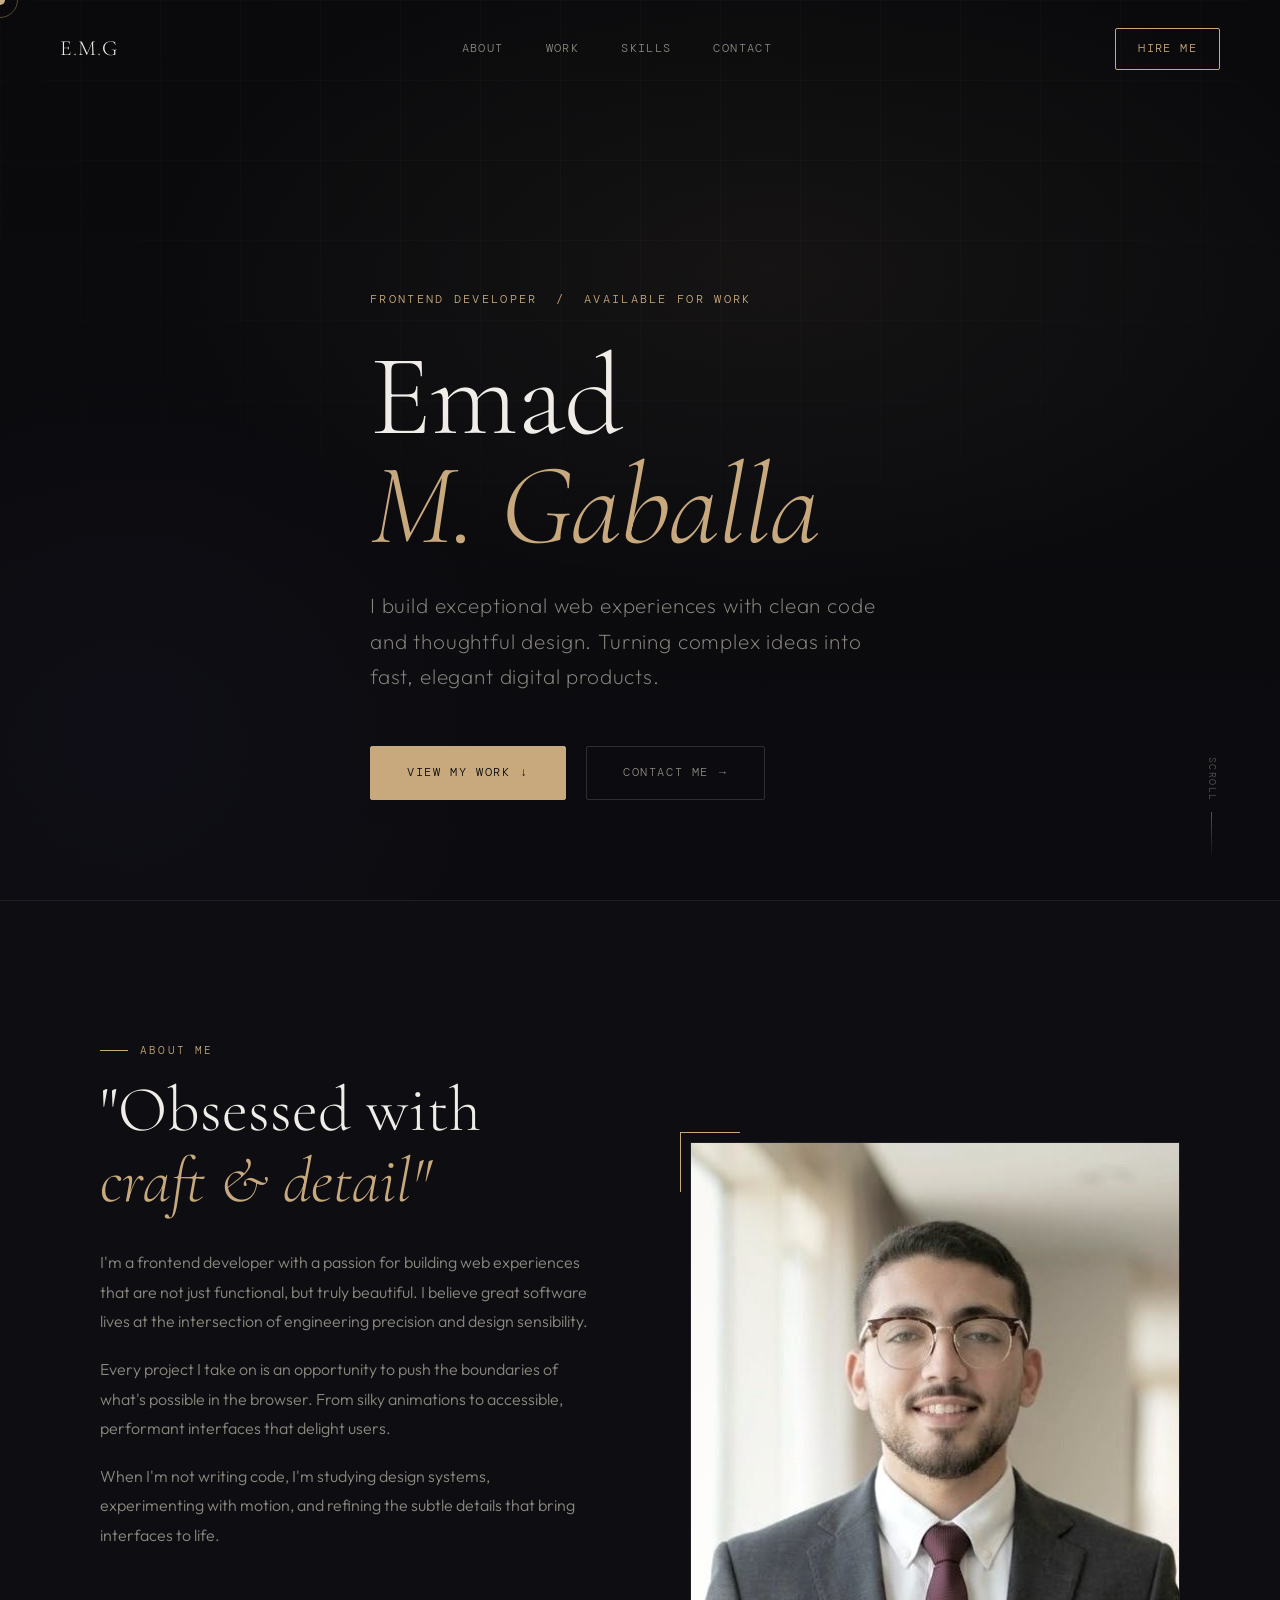
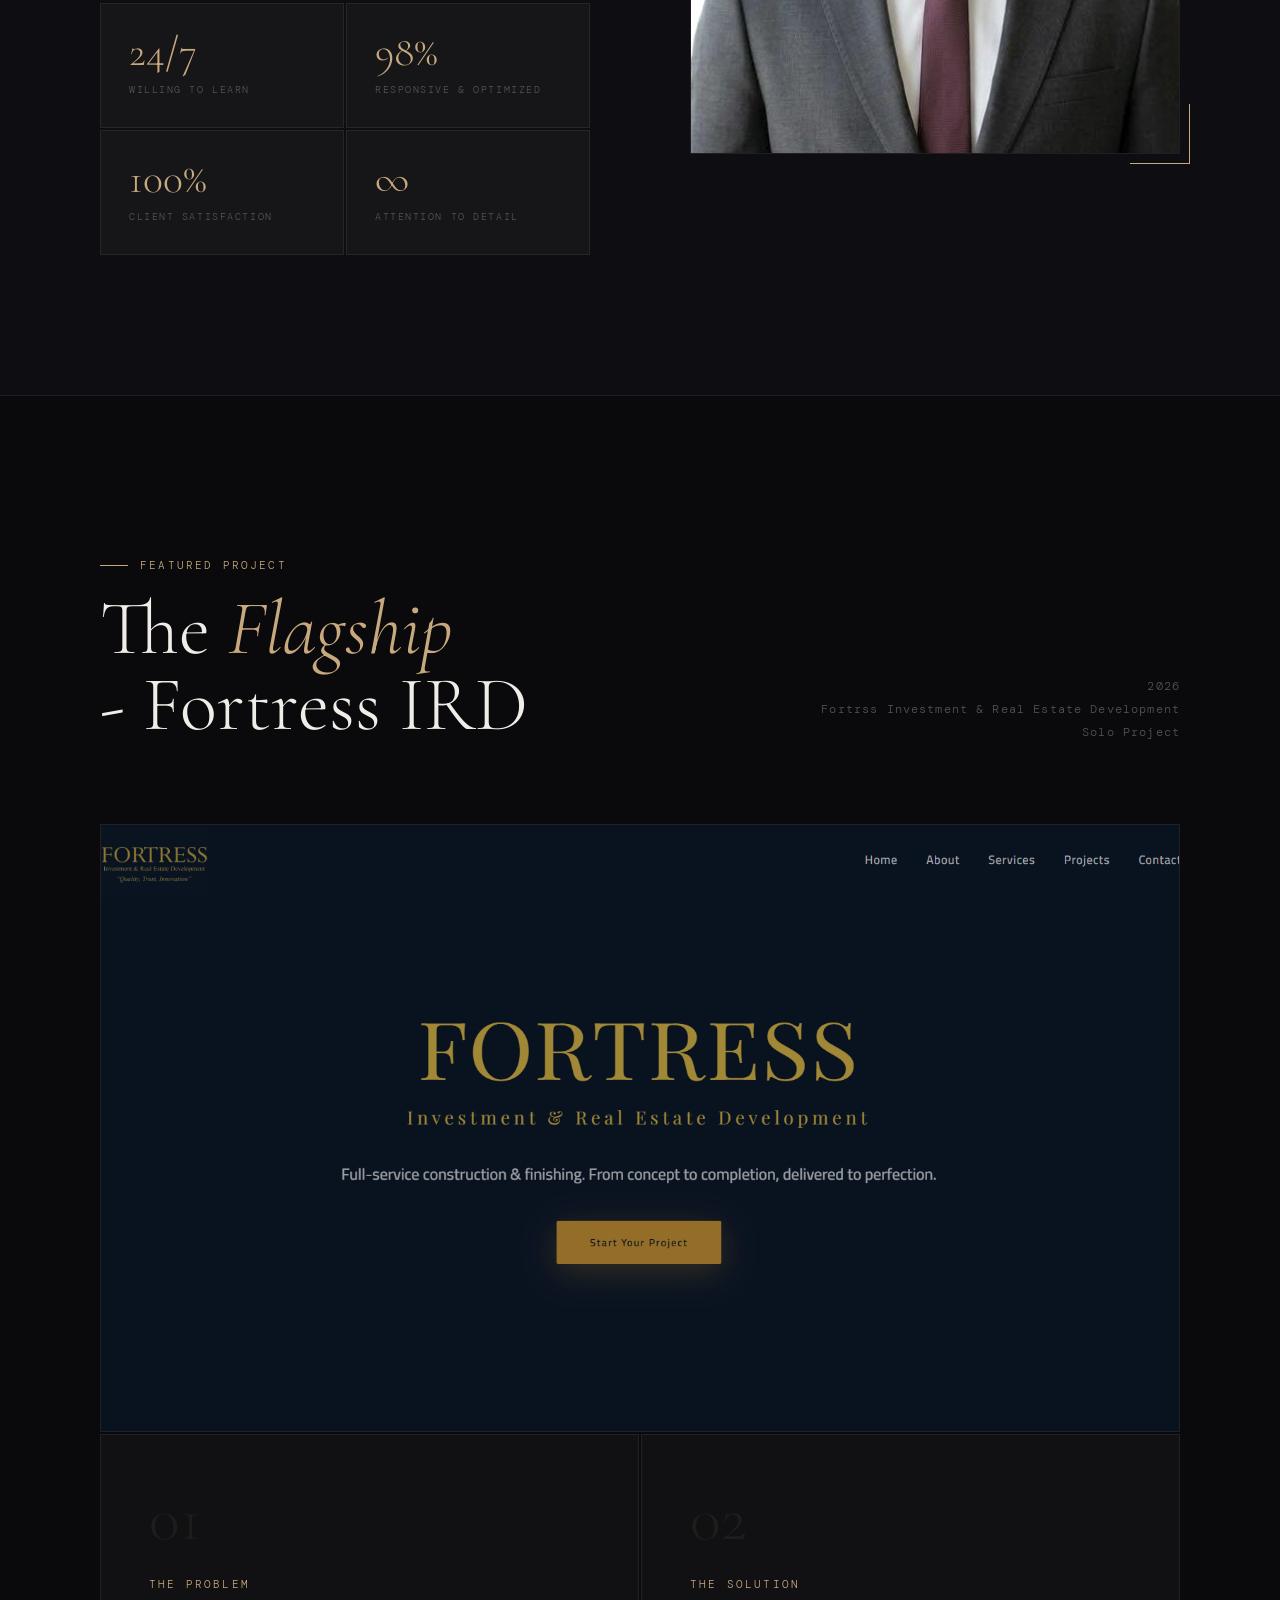
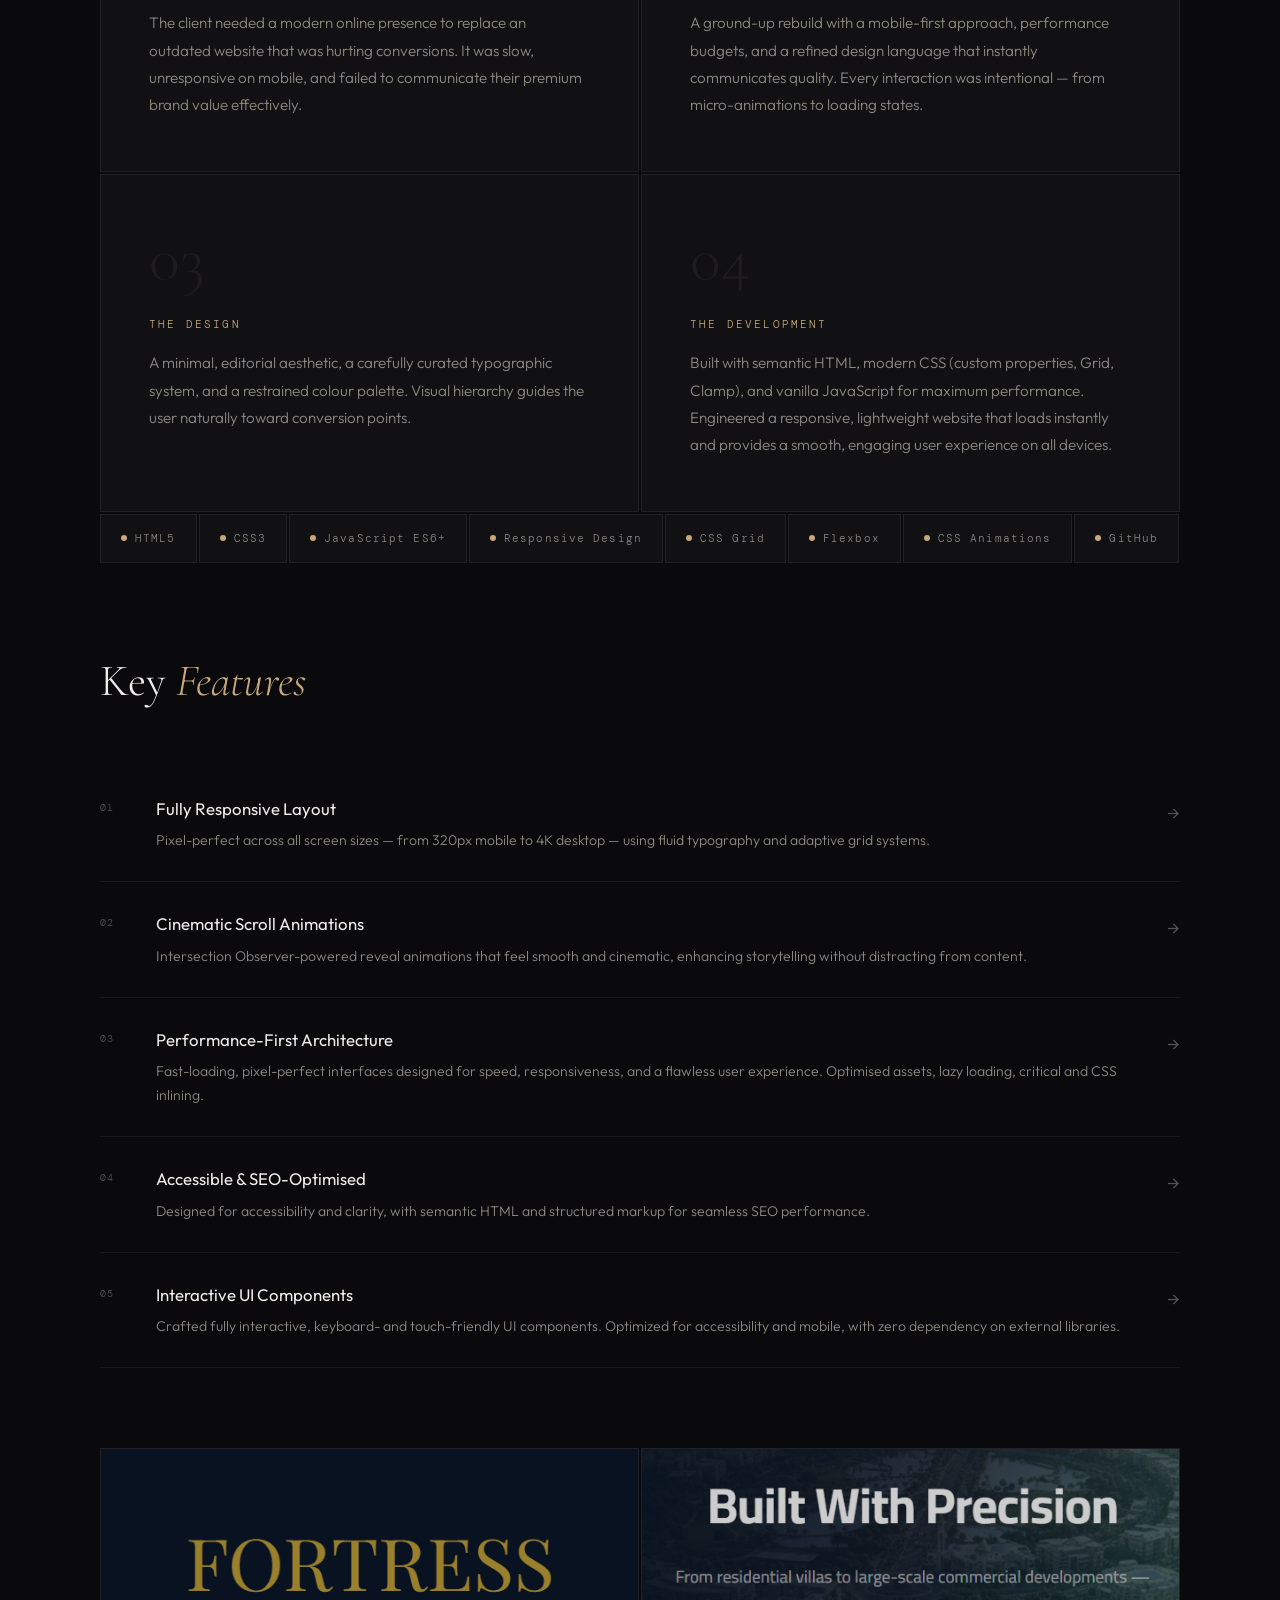
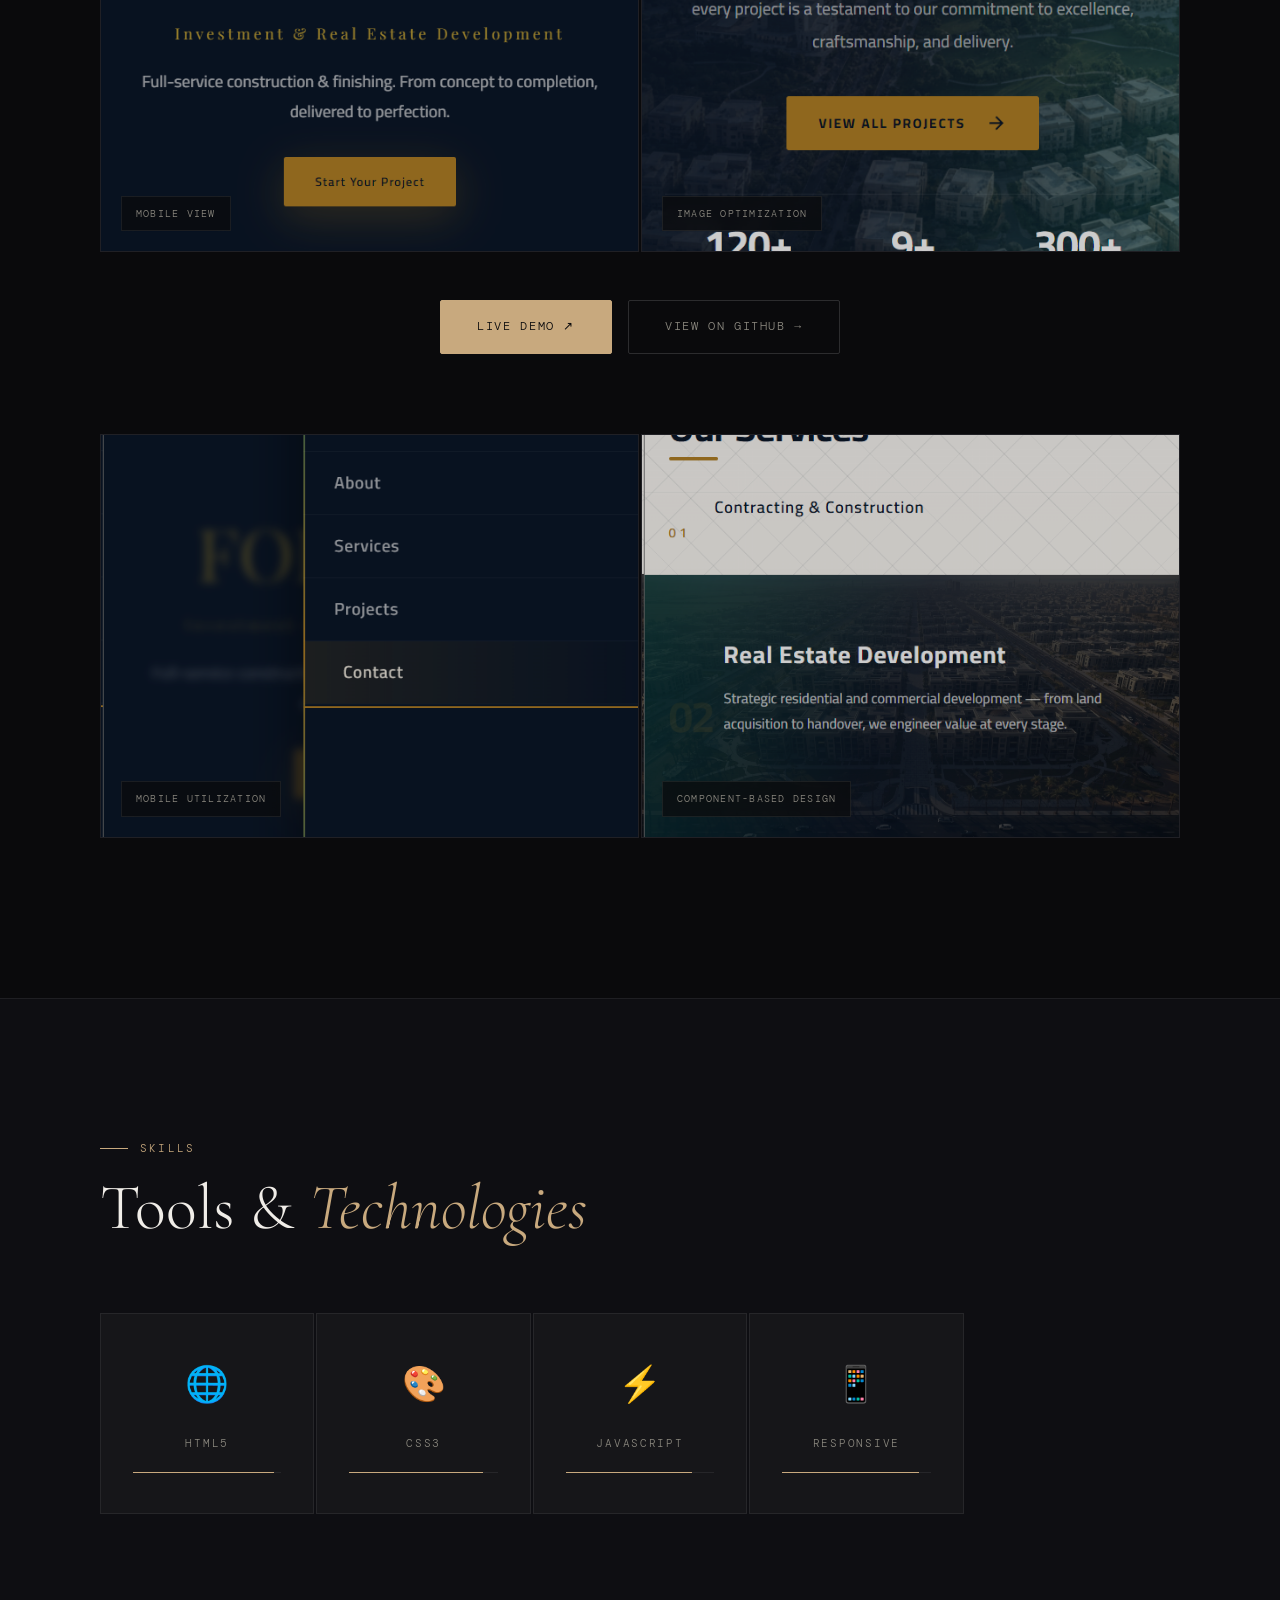
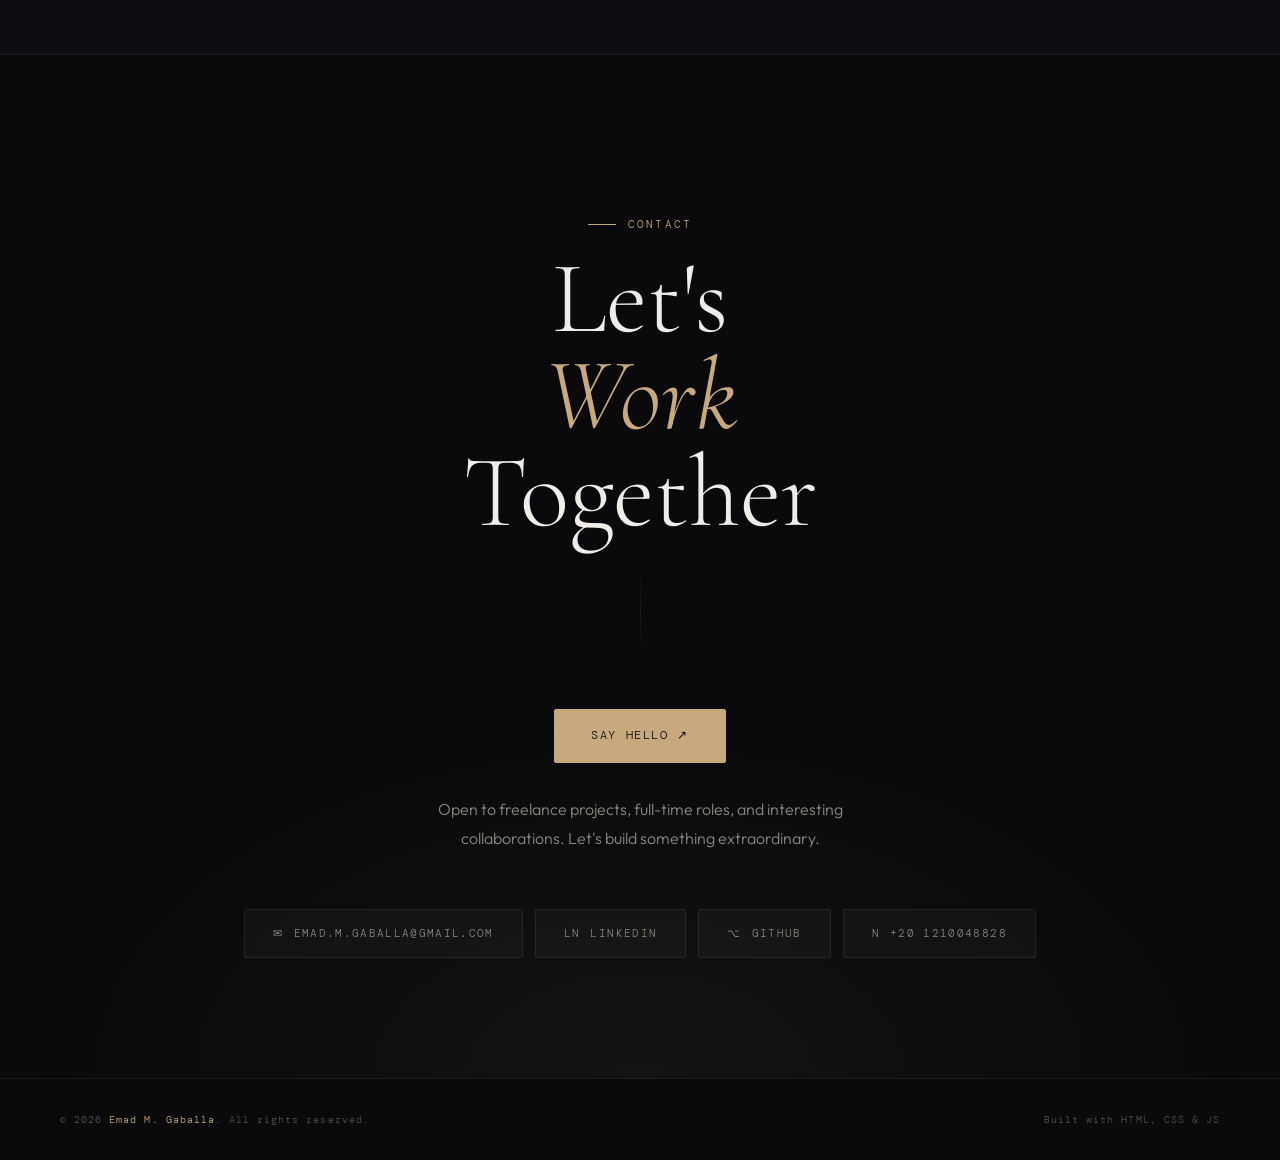
<file: index.html>
<!DOCTYPE html>
<html lang="en">

<head>
  <meta charset="UTF-8">
  <meta name="viewport" content="width=device-width, initial-scale=1.0">
  <meta name="description"
    content="Emad M. Gaballa – Frontend Developer crafting premium web experiences with elegant code and cinematic design.">
  <meta name="keywords" content="frontend developer, web developer, portfolio, HTML, CSS, JavaScript">
  <title>Emad M. Gaballa — Frontend Developer</title>

  <!-- Favicon -->
  <link rel="icon" href="photos/favicon/favicon.ico" sizes="any">
  <link rel="icon" type="image/png" sizes="32x32" href="photos/favicon/favicon-32x32.png">
  <link rel="icon" type="image/png" sizes="16x16" href="photos/favicon/favicon-16x16.png">
  <link rel="apple-touch-icon" sizes="180x180" href="photos/favicon/apple-touch-icon.png">
  <link rel="manifest" href="photos/favicon/site.webmanifest">
  <link rel="icon" type="image/png" sizes="192x192" href="photos/favicon/android-chrome-192x192.png">
  <link rel="icon" type="image/png" sizes="512x512" href="photos/favicon/android-chrome-512x512.png">

  <link rel="preconnect" href="https://fonts.googleapis.com">
  <link rel="preconnect" href="https://fonts.gstatic.com" crossorigin>
  <link
    href="https://fonts.googleapis.com/css2?family=Cormorant+Garamond:ital,wght@0,300;0,400;0,600;1,300&family=DM+Mono:wght@300;400&family=Outfit:wght@200;300;400;500&display=swap"
    rel="stylesheet">
  <link rel="stylesheet" href="style.css">
</head>

<body>

  <div id="cursor"></div>
  <div id="cursor-ring"></div>

  <nav id="nav">
    <a href="#hero" class="nav-logo">E<span>.</span>M<span>.</span>G</a>
    <div class="nav-links">
      <a href="#about">About</a>
      <a href="#project">Work</a>
      <a href="#skills">Skills</a>
      <a href="#contact">Contact</a>
    </div>
    <a href="https://wa.me/201210048828" target="_blank" class="nav-cta">Hire Me</a>
    <div class="hamburger" id="hamburger" aria-label="Menu">
      <span></span><span></span>
    </div>
  </nav>

  <!-- script.js handles navigation -->
  <div class="mobile-menu" id="mobile-menu">
    <a href="#about">About</a>
    <a href="#project">Work</a>
    <a href="#skills">Skills</a>
    <a href="#contact">Contact</a>
  </div>

  <section id="hero">
    <div class="hero-bg"></div>
    <div class="hero-grid"></div>
    <div class="container hero-content">
      <p class="hero-tag">Frontend Developer &nbsp;/&nbsp; Available for work</p>
      <h1 class="hero-name">
        Emad<br><em>M. Gaballa</em>
      </h1>
      <p class="hero-role">
        I build exceptional web experiences with clean code and thoughtful design. Turning complex ideas into fast,
        elegant digital products.
      </p>
      <div class="hero-ctas">
        <a href="#project" class="btn-primary">
          <span>View My Work</span>
          <span>↓</span>
        </a>
        <a href="#contact" class="btn-secondary">
          <span>Contact Me</span>
          <span>→</span>
        </a>
      </div>
    </div>
    <div class="hero-scroll">Scroll</div>
  </section>

  <section id="about">
    <div class="container">
      <div class="about-grid">
        <div>
          <div class="section-label reveal">About Me</div>
          <h2 class="about-heading reveal reveal-delay-1">
            "Obsessed with<br><em>craft &amp; detail"</em>
          </h2>
          <div class="about-body reveal reveal-delay-2">
            <p>
              I'm a frontend developer with a passion for building web experiences that are not just functional, but
              truly beautiful. I believe great software lives at the intersection of engineering precision and design
              sensibility.
            </p>
            <p>
              Every project I take on is an opportunity to push the boundaries of what's possible in the browser. From
              silky animations to accessible, performant interfaces that delight users.
            </p>
            <p>
              When I'm not writing code, I'm studying design systems, experimenting with motion, and refining the subtle
              details that bring interfaces to life.
            </p>
          </div>
          <div class="about-stats reveal reveal-delay-3">
            <div class="stat-card">
              <div class="stat-num">24/7</div>
              <div class="stat-label">Willing To Learn</div>
            </div>
            <div class="stat-card">
              <div class="stat-num">98%</div>
              <div class="stat-label">Responsive & Optimized</div>
            </div>
            <div class="stat-card">
              <div class="stat-num">100%</div>
              <div class="stat-label">Client Satisfaction</div>
            </div>
            <div class="stat-card">
              <div class="stat-num">∞</div>
              <div class="stat-label">Attention to Detail</div>
            </div>
          </div>
        </div>
        <div class="about-visual reveal-right">
          <div class="about-image-wrap">
            <img src="photos/14.png" alt="Emad Gaballa — Frontend Developer" loading="lazy">
          </div>
          <div class="about-corner tl"></div>
          <div class="about-corner br"></div>
        </div>
      </div>
    </div>
  </section>

  <section id="project">
    <div class="container">
      <div class="project-intro">
        <div class="project-intro-text">
          <div class="section-label reveal">Featured Project</div>
          <h2 class="project-heading reveal reveal-delay-1">
            The <em>Flagship</em><br>- Fortress IRD
          </h2>
        </div>
        <div class="project-intro-meta reveal reveal-delay-2">
          <div>2026</div>
          <div>Fortrss Investment &amp; Real Estate Development</div>
          <div>Solo Project</div>
        </div>
      </div>

      <div class="project-hero reveal">
        <img src="photos/2.png" alt="Project screenshot — main view" loading="lazy">
        <div class="project-overlay">
          <div class="project-overlay-links">
            <a href="https://emadgaballa.github.io/Fortress-IRD/" class="overlay-btn accent" target="_blank"
              rel="noopener">Live Demo ↗</a>
            <a href="https://github.com/EmadGaballa/Fortress-IRD.git" class="overlay-btn" target="_blank"
              rel="noopener">GitHub →</a>
          </div>
        </div>
      </div>

      <div class="case-grid">
        <div class="case-card reveal">
          <div class="case-number">01</div>
          <div class="case-title">The Problem</div>
          <p class="case-text">
            The client needed a modern online presence to replace an outdated website that was hurting conversions. It
            was slow, unresponsive on mobile, and failed to communicate their premium brand value effectively.
          </p>
        </div>
        <div class="case-card reveal reveal-delay-1">
          <div class="case-number">02</div>
          <div class="case-title">The Solution</div>
          <p class="case-text">
            A ground-up rebuild with a mobile-first approach, performance budgets, and a refined design language that
            instantly communicates quality. Every interaction was intentional — from micro-animations to loading states.
          </p>
        </div>
        <div class="case-card reveal reveal-delay-1">
          <div class="case-number">03</div>
          <div class="case-title">The Design</div>
          <p class="case-text">
            A minimal, editorial aesthetic, a carefully curated typographic system, and a
            restrained colour palette. Visual hierarchy guides the user naturally toward conversion points.
          </p>
        </div>
        <div class="case-card reveal reveal-delay-2">
          <div class="case-number">04</div>
          <div class="case-title">The Development</div>
          <p class="case-text">
            Built with semantic HTML, modern CSS (custom properties, Grid, Clamp), and vanilla JavaScript for maximum
            performance. Engineered a responsive, lightweight website that loads instantly and provides a smooth,
            engaging user experience on all devices.
          </p>
        </div>
      </div>

      <div class="tech-row reveal" style="margin-top:2px;">
        <div class="tech-tag"><span class="tech-dot"></span>HTML5</div>
        <div class="tech-tag"><span class="tech-dot"></span>CSS3</div>
        <div class="tech-tag"><span class="tech-dot"></span>JavaScript ES6+</div>
        <div class="tech-tag"><span class="tech-dot"></span>Responsive Design</div>
        <div class="tech-tag"><span class="tech-dot"></span>CSS Grid</div>
        <div class="tech-tag"><span class="tech-dot"></span>Flexbox</div>
        <div class="tech-tag"><span class="tech-dot"></span>CSS Animations</div>
        <div class="tech-tag"><span class="tech-dot"></span>GitHub</div>
      </div>

      <div style="margin-top:80px;">
        <h3 class="features-heading reveal">
          Key <em>Features</em>
        </h3>
        <ul class="features-list">
          <li class="feature-item reveal">
            <span class="feature-num">01</span>
            <div>
              <div class="feature-name">Fully Responsive Layout</div>
              <div class="feature-desc">Pixel-perfect across all screen sizes — from 320px mobile to 4K desktop — using
                fluid typography and adaptive grid systems.</div>
            </div>
            <span class="feature-arrow">→</span>
          </li>
          <li class="feature-item reveal reveal-delay-1">
            <span class="feature-num">02</span>
            <div>
              <div class="feature-name">Cinematic Scroll Animations</div>
              <div class="feature-desc">Intersection Observer-powered reveal animations that feel smooth and cinematic,
                enhancing storytelling without distracting from content.</div>
            </div>
            <span class="feature-arrow">→</span>
          </li>
          <li class="feature-item reveal reveal-delay-2">
            <span class="feature-num">03</span>
            <div>
              <div class="feature-name">Performance-First Architecture</div>
              <div class="feature-desc">Fast-loading, pixel-perfect interfaces designed for speed, responsiveness, and a
                flawless user experience. Optimised assets, lazy loading, critical
                and CSS inlining.</div>
            </div>
            <span class="feature-arrow">→</span>
          </li>
          <li class="feature-item reveal reveal-delay-3">
            <span class="feature-num">04</span>
            <div>
              <div class="feature-name">Accessible &amp; SEO-Optimised</div>
              <div class="feature-desc">Designed for accessibility and clarity, with semantic HTML and structured markup
                for seamless SEO performance.</div>
            </div>
            <span class="feature-arrow">→</span>
          </li>
          <li class="feature-item reveal reveal-delay-4">
            <span class="feature-num">05</span>
            <div>
              <div class="feature-name">Interactive UI Components</div>
              <div class="feature-desc">Crafted fully interactive, keyboard- and touch-friendly UI components. Optimized
                for accessibility and mobile, with zero dependency on external libraries.</div>
            </div>
            <span class="feature-arrow">→</span>
          </li>
        </ul>
      </div>

      <div class="screenshots-row">
        <div class="screenshot-card reveal reveal-delay-1">
          <img src="photos/6.png" alt="Mobile responsive view" loading="lazy">
          <div class="screenshot-label">Mobile View</div>
        </div>
        <div class="screenshot-card reveal reveal-delay-2">
          <img src="photos/9.png" alt="UI components detail" loading="lazy">
          <div class="screenshot-label">Image Optimization</div>
        </div>
      </div>

      <div style="display:flex;gap:16px;margin-top:48px;justify-content:center;" class="reveal">
        <a href="https://emadgaballa.github.io/Fortress-IRD/" class="btn-primary" target="_blank" rel="noopener">Live
          Demo ↗</a>
        <a href="https://github.com/EmadGaballa/Fortress-IRD.git" class="btn-secondary" target="_blank"
          rel="noopener">View on GitHub →</a>
      </div>

      <div class="screenshots-row">
        <div class="screenshot-card reveal reveal-delay-1">
          <img src="photos/8.png" alt="Mobile responsive view" loading="lazy">
          <div class="screenshot-label">Mobile Utilization</div>
        </div>
        <div class="screenshot-card reveal reveal-delay-2">
          <img src="photos/7.png" alt="UI components detail" loading="lazy">
          <div class="screenshot-label">Component-Based Design</div>
        </div>
      </div>

    </div>
  </section>

  <section id="skills">
    <div class="container">
      <div class="skills-header">
        <div>
          <div class="section-label reveal">Skills</div>
          <h2 class="skills-heading reveal reveal-delay-1">
            Tools &amp; <em>Technologies</em>
          </h2>
        </div>
      </div>
      <div class="skills-grid">
        <div class="skill-card reveal" data-level="95">
          <div class="skill-icon">🌐</div>
          <div class="skill-name">HTML5</div>
          <div class="skill-bar-wrap"><div class="skill-bar" style="width:0%"></div></div>
        </div>
        <div class="skill-card reveal reveal-delay-1" data-level="90">
          <div class="skill-icon">🎨</div>
          <div class="skill-name">CSS3</div>
          <div class="skill-bar-wrap"><div class="skill-bar" style="width:0%"></div></div>
        </div>
        <div class="skill-card reveal reveal-delay-2" data-level="85">
          <div class="skill-icon">⚡</div>
          <div class="skill-name">JavaScript</div>
          <div class="skill-bar-wrap"><div class="skill-bar" style="width:0%"></div></div>
        </div>
        <div class="skill-card reveal reveal-delay-3" data-level="92">
          <div class="skill-icon">📱</div>
          <div class="skill-name">Responsive</div>
          <div class="skill-bar-wrap"><div class="skill-bar" style="width:0%"></div></div>
        </div>
      </div>
    </div>
  </section>

  <section id="contact">
    <div class="contact-bg"></div>
    <div class="container">
      <div class="section-label contact-label reveal">Contact</div>
      <h2 class="contact-heading reveal reveal-delay-1">
        Let's<br><em>Work</em><br>Together
      </h2>
      <div class="contact-divider reveal reveal-delay-2"></div>
      <a href="https://wa.me/201210048828" target="_blank" class="btn-primary reveal reveal-delay-2"
        style="display:inline-flex;">
        Say Hello ↗
      </a>
      <p class="contact-sub reveal reveal-delay-3" style="margin-top:32px;">
        Open to freelance projects, full-time roles, and interesting collaborations. Let's build something
        extraordinary.
      </p>
      <div class="contact-links reveal reveal-delay-3">
        <a href="https://mail.google.com/mail/?view=cm&fs=1&to=emad.m.gaballa@gmail.com" target="_blank"
          class="contact-link">
          <span>✉</span> emad.m.gaballa@gmail.com
        </a>
        <a href="https://www.linkedin.com/in/emadgaballa/" class="contact-link" target="_blank" rel="noopener">
          <span>ln</span> LinkedIn
        </a>
        <a href="https://github.com/EmadGaballa" class="contact-link" target="_blank" rel="noopener">
          <span>⌥</span> GitHub
        </a>
        <a href="tel:+201210048828" class="contact-link" target="_blank" rel="noopener">
          <span>N</span> +20 1210048828
        </a>
      </div>
    </div>
  </section>

  <footer>
    <p class="footer-copy">© 2026 <span><a href="https://www.linkedin.com/in/emadgaballa/" target="_blank">Emad M.
          Gaballa</a></span>. All rights reserved.</p>
    <p class="footer-built">Built with HTML, CSS &amp; JS</p>
  </footer>

  <script src="script.js"></script>
</body>

</html>
</file>
<file: style.css>
:root {
  --bg:          #0a0a0c;
  --bg-2:        #0e0e12;
  --bg-card:     rgba(255,255,255,0.03);
  --border:      rgba(255,255,255,0.07);
  --border-glow: rgba(255,255,255,0.14);
  --accent:      #c8a97e;       /* warm gold */
  --accent-dim:  rgba(200,169,126,0.15);
  --accent-glow: rgba(200,169,126,0.08);
  --text-1:      #f0ede8;
  --text-2:      #8b887f;
  --text-3:      #555250;
  --font-serif:  'Cormorant Garamond', Georgia, serif;
  --font-sans:   'Outfit', sans-serif;
  --font-mono:   'DM Mono', monospace;
  --ease:        cubic-bezier(0.25, 0.1, 0.25, 1);
  --ease-out:    cubic-bezier(0.0, 0.0, 0.2, 1);
  --ease-spring: cubic-bezier(0.34, 1.56, 0.64, 1);
}

/* ============================================================
   RESET 
   ============================================================ */
*, *::before, *::after { box-sizing: border-box; margin: 0; padding: 0; }
html { scroll-behavior: smooth; font-size: 16px; }
body {
  background: var(--bg);
  color: var(--text-1);
  font-family: var(--font-sans);
  font-weight: 300;
  line-height: 1.7;
  overflow-x: hidden;
  cursor: none;
}
img { display: block; max-width: 100%; }
a { color: inherit; text-decoration: none; }
::selection { background: var(--accent); color: var(--bg); }

/* ============================================================
   CUSTOM CURSOR
   ============================================================ */
#cursor {
  position: fixed; z-index: 9999;
  width: 10px; height: 10px;
  background: var(--accent);
  border-radius: 50%;
  pointer-events: none;
  transform: translate(-50%, -50%);
  transition: transform 0.08s var(--ease), width 0.3s var(--ease-spring), height 0.3s var(--ease-spring), opacity 0.3s;
  mix-blend-mode: screen;
}
#cursor-ring {
  position: fixed; z-index: 9998;
  width: 36px; height: 36px;
  border: 1px solid rgba(200,169,126,0.4);
  border-radius: 50%;
  pointer-events: none;
  transform: translate(-50%, -50%);
  transition: transform 0.25s var(--ease), width 0.4s var(--ease-spring), height 0.4s var(--ease-spring), opacity 0.3s;
}
body:hover #cursor { opacity: 1; }
body .cursor-expand #cursor { width: 48px; height: 48px; opacity: 0.15; }
body .cursor-expand #cursor-ring { width: 12px; height: 12px; opacity: 0; }

/* ============================================================
   SCROLLBAR
   ============================================================ */
::-webkit-scrollbar { width: 3px; }
::-webkit-scrollbar-track { background: var(--bg); }
::-webkit-scrollbar-thumb { background: var(--accent); border-radius: 2px; }

/* ============================================================
   NOISE TEXTURE OVERLAY
   ============================================================ */
body::before {
  content: '';
  position: fixed; inset: 0; z-index: 0;
  background-image: url("data:image/svg+xml,%3Csvg viewBox='0 0 256 256' xmlns='http://www.w3.org/2000/svg'%3E%3Cfilter id='noise'%3E%3CfeTurbulence type='fractalNoise' baseFrequency='0.9' numOctaves='4' stitchTiles='stitch'/%3E%3C/filter%3E%3Crect width='100%25' height='100%25' filter='url(%23noise)' opacity='0.035'/%3E%3C/svg%3E");
  pointer-events: none;
  opacity: 0.6;
}

/* ============================================================
   NAV
   ============================================================ */
nav {
  position: fixed; top: 0; left: 0; right: 0; z-index: 100;
  display: flex; align-items: center; justify-content: space-between;
  padding: 28px 60px;
  transition: background 0.4s var(--ease), backdrop-filter 0.4s, padding 0.4s;
}
nav.scrolled {
  background: rgba(10,10,12,0.85);
  backdrop-filter: blur(20px) saturate(1.2);
  padding: 18px 60px;
  border-bottom: 1px solid var(--border);
}
.nav-logo {
  font-family: var(--font-serif);
  font-size: 1.35rem;
  font-weight: 300;
  letter-spacing: 0.05em;
  color: var(--text-1);
}
.nav-logo span { color: var(--accent); }
.nav-links { display: flex; gap: 42px; }
.nav-links a {
  font-family: var(--font-mono);
  font-size: 0.72rem;
  letter-spacing: 0.12em;
  text-transform: uppercase;
  color: var(--text-2);
  transition: color 0.3s;
  position: relative;
}
.nav-links a::after {
  content: '';
  position: absolute; bottom: -3px; left: 0; right: 100%;
  height: 1px; background: var(--accent);
  transition: right 0.3s var(--ease);
}
.nav-links a:hover { color: var(--text-1); }
.nav-links a:hover::after { right: 0; }
.nav-cta {
  font-family: var(--font-mono);
  font-size: 0.72rem;
  letter-spacing: 0.12em;
  text-transform: uppercase;
  color: var(--accent);
  border: 1px solid var(--accent);
  padding: 10px 22px;
  border-radius: 2px;
  transition: background 0.3s, color 0.3s;
}
.nav-cta:hover { background: var(--accent); color: var(--bg); }

/* hamburger */
.hamburger { display: none; flex-direction: column; gap: 5px; cursor: pointer; z-index: 200; }
.hamburger span { display: block; width: 24px; height: 1px; background: var(--text-1); transition: all 0.35s var(--ease); }
.mobile-menu {
  display: none;
  position: fixed; inset: 0; z-index: 150;
  background: rgba(10,10,12,0.97);
  backdrop-filter: blur(30px);
  flex-direction: column; align-items: center; justify-content: center; gap: 40px;
  opacity: 0; pointer-events: none;
  transition: opacity 0.4s;
}
.mobile-menu.open { opacity: 1; pointer-events: all; }
.mobile-menu a { font-family: var(--font-serif); font-size: 2.5rem; font-weight: 300; color: var(--text-1); transition: color 0.3s; }
.mobile-menu a:hover { color: var(--accent); }

/* ============================================================
   SECTION SHARED
   ============================================================ */
section { position: relative; z-index: 1; }
.section-label {
  font-family: var(--font-mono);
  font-size: 0.68rem;
  letter-spacing: 0.2em;
  text-transform: uppercase;
  color: var(--accent);
  margin-bottom: 16px;
  display: flex; align-items: center; gap: 12px;
}
.section-label::before {
  content: '';
  width: 28px; height: 1px;
  background: var(--accent);
  display: inline-block;
}
.container { max-width: 1200px; margin: 0 auto; padding: 0 60px; }
@media (max-width: 768px) { .container { padding: 0 24px; } }

/* ============================================================
   HERO
   ============================================================ */
#hero {
  min-height: 100vh;
  display: flex; flex-direction: column; justify-content: flex-end;
  padding-bottom: 100px;
  overflow: hidden;
  position: relative;
}
.hero-bg {
  position: absolute; inset: 0;
  background:
    radial-gradient(ellipse 80% 60% at 60% 30%, rgba(200,169,126,0.06) 0%, transparent 60%),
    radial-gradient(ellipse 60% 80% at 10% 80%, rgba(100,80,200,0.04) 0%, transparent 50%),
    linear-gradient(180deg, var(--bg) 0%, #0c0c10 100%);
}
/* Animated grid lines */
.hero-grid {
  position: absolute; inset: 0;
  background-image:
    linear-gradient(rgba(255,255,255,0.025) 1px, transparent 1px),
    linear-gradient(90deg, rgba(255,255,255,0.025) 1px, transparent 1px);
  background-size: 80px 80px;
  mask-image: radial-gradient(ellipse 80% 80% at 50% 0%, black 30%, transparent 100%);
  animation: grid-drift 25s linear infinite;
}
@keyframes grid-drift {
  from { transform: translateY(0); }
  to   { transform: translateY(80px); }
}
.hero-content { position: relative; z-index: 2; }
.hero-tag {
  font-family: var(--font-mono);
  font-size: 0.72rem;
  letter-spacing: 0.2em;
  text-transform: uppercase;
  color: var(--accent);
  margin-top: 100px;
  margin-bottom: 32px;
  opacity: 0;
  transform: translateY(16px);
  animation: rise 0.8s var(--ease-out) 0.3s forwards;
}
.hero-name {
  font-family: var(--font-serif);
  font-size: clamp(3.8rem, 9vw, 9rem);
  font-weight: 300;
  line-height: 0.95;
  letter-spacing: -0.01em;
  color: var(--text-1);
  opacity: 0;
  transform: translateY(24px);
  animation: rise 1s var(--ease-out) 0.5s forwards;
}
.hero-name em { font-style: italic; color: var(--accent); }
.hero-role {
  margin-top: 28px;
  font-family: var(--font-sans);
  font-size: clamp(1rem, 2vw, 1.3rem);
  font-weight: 200;
  color: var(--text-2);
  letter-spacing: 0.04em;
  max-width: 540px;
  opacity: 0;
  transform: translateY(16px);
  animation: rise 0.9s var(--ease-out) 0.75s forwards;
}
.hero-ctas {
  margin-top: 52px;
  display: flex; gap: 20px; flex-wrap: wrap;
  opacity: 0;
  animation: rise 0.9s var(--ease-out) 1s forwards;
}
.btn-primary {
  display: inline-flex; align-items: center; gap: 10px;
  padding: 16px 36px;
  background: var(--accent);
  color: var(--bg);
  font-family: var(--font-mono);
  font-size: 0.72rem;
  letter-spacing: 0.14em;
  text-transform: uppercase;
  border-radius: 2px;
  border: 1px solid var(--accent);
  cursor: pointer;
  transition: background 0.3s, transform 0.3s var(--ease-spring), box-shadow 0.3s;
}
.btn-primary:hover {
  background: transparent;
  color: var(--accent);
  transform: translateY(-2px);
  box-shadow: 0 12px 40px rgba(200,169,126,0.2);
}
.btn-secondary {
  display: inline-flex; align-items: center; gap: 10px;
  padding: 16px 36px;
  background: transparent;
  color: var(--text-2);
  font-family: var(--font-mono);
  font-size: 0.72rem;
  letter-spacing: 0.14em;
  text-transform: uppercase;
  border-radius: 2px;
  border: 1px solid var(--border-glow);
  cursor: pointer;
  transition: border-color 0.3s, color 0.3s, transform 0.3s var(--ease-spring);
}
.btn-secondary:hover {
  border-color: var(--text-2);
  color: var(--text-1);
  transform: translateY(-2px);
}
.hero-scroll {
  position: absolute; bottom: 40px; right: 60px;
  display: flex; align-items: center; gap: 10px;
  font-family: var(--font-mono); font-size: 0.62rem;
  letter-spacing: 0.15em; text-transform: uppercase;
  color: var(--text-3);
  writing-mode: vertical-rl;
  opacity: 0;
  animation: rise 0.8s var(--ease-out) 1.4s forwards;
}
.hero-scroll::after {
  content: '';
  width: 1px; height: 48px;
  background: linear-gradient(var(--text-3), transparent);
  animation: scroll-line 2s ease-in-out infinite;
}
@keyframes scroll-line {
  0%,100% { opacity: 0.3; transform: scaleY(1); }
  50%      { opacity: 1;   transform: scaleY(0.7); }
}

/* ============================================================
   ABOUT
   ============================================================ */
#about {
  padding: 140px 0;
  background: var(--bg-2);
  border-top: 1px solid var(--border);
  border-bottom: 1px solid var(--border);
}
.about-grid {
  display: grid;
  grid-template-columns: 1fr 1fr;
  gap: 100px;
  align-items: center;
}
.about-heading {
  font-family: var(--font-serif);
  font-size: clamp(2.4rem, 5vw, 4.2rem);
  font-weight: 300;
  line-height: 1.1;
  color: var(--text-1);
  margin-bottom: 32px;
}
.about-heading em { font-style: italic; color: var(--accent); }
.about-body { font-size: 1rem; font-weight: 300; color: var(--text-2); line-height: 1.85; }
.about-body p + p { margin-top: 18px; }
.about-stats {
  display: grid;
  grid-template-columns: 1fr 1fr;
  gap: 2px;
  margin-top: 52px;
}
.stat-card {
  background: var(--bg-card);
  border: 1px solid var(--border);
  padding: 28px;
  transition: border-color 0.3s, background 0.3s;
}
.stat-card:hover { border-color: var(--border-glow); background: rgba(200,169,126,0.03); }
.stat-num {
  font-family: var(--font-serif);
  font-size: 2.6rem;
  font-weight: 300;
  color: var(--accent);
  line-height: 1;
}
.stat-label {
  font-family: var(--font-mono);
  font-size: 0.65rem;
  letter-spacing: 0.15em;
  text-transform: uppercase;
  color: var(--text-3);
  margin-top: 8px;
}
.about-visual {
  position: relative;
}
.about-image-wrap {
  position: relative;
  aspect-ratio: 4/5;
  overflow: hidden;
  border: 1px solid var(--border);
}
/*  PHOTO */
.about-image-wrap img {
  width: 100%; height: 100%;
  object-fit: cover;
  filter: grayscale(20%) contrast(1.05);
  transition: transform 0.8s var(--ease), filter 0.6s;
}
.about-image-wrap:hover img { transform: scale(1.03); filter: grayscale(0%) contrast(1.05); }
.about-image-wrap::after {
  content: '';
  position: absolute; inset: 0;
  background: linear-gradient(135deg, rgba(200,169,126,0.08) 0%, transparent 50%);
  pointer-events: none;
}
.about-corner {
  position: absolute;
  width: 60px; height: 60px;
  border-color: var(--accent);
  border-style: solid;
  border-width: 0;
}
.about-corner.tl { top: -10px; left: -10px; border-top-width: 1px; border-left-width: 1px; }
.about-corner.br { bottom: -10px; right: -10px; border-bottom-width: 1px; border-right-width: 1px; }

/* ============================================================
    PROJECT
   ============================================================ */
#project { padding: 160px 0; }
.project-intro {
  display: flex;
  justify-content: space-between;
  align-items: flex-end;
  margin-bottom: 80px;
}
.project-intro-text {}
.project-heading {
  font-family: var(--font-serif);
  font-size: clamp(2.8rem, 6vw, 5.5rem);
  font-weight: 300;
  line-height: 1;
  color: var(--text-1);
}
.project-heading em { font-style: italic; color: var(--accent); }
.project-intro-meta {
  text-align: right;
  font-family: var(--font-mono);
  font-size: 0.72rem;
  letter-spacing: 0.1em;
  color: var(--text-3);
  line-height: 2;
}

/* Big hero preview */
.project-hero {
  position: relative;
  width: 100%;
  aspect-ratio: 16/9;
  overflow: hidden;
  background: #0f0f14;
  border: 1px solid var(--border);
  margin-bottom: 2px;
  cursor: pointer;
  group: true;
}
.project-hero img {
  width: 100%; height: 100%;
  object-fit: cover;
  transition: transform 1s var(--ease), filter 0.6s;
  filter: brightness(0.85) saturate(0.9);
}
.project-hero:hover img { transform: scale(1.04); filter: brightness(1) saturate(1.05); }
.project-overlay {
  position: absolute; inset: 0;
  background: linear-gradient(to top, rgba(10,10,12,0.8) 0%, transparent 40%);
  display: flex; align-items: flex-end;
  padding: 48px;
  opacity: 0;
  transition: opacity 0.4s;
}
.project-hero:hover .project-overlay { opacity: 1; }
.project-overlay-links { display: flex; gap: 14px; }
.overlay-btn {
  display: inline-flex; align-items: center; gap: 8px;
  padding: 12px 24px;
  font-family: var(--font-mono);
  font-size: 0.7rem;
  letter-spacing: 0.12em;
  text-transform: uppercase;
  border-radius: 2px;
  border: 1px solid rgba(255,255,255,0.25);
  background: rgba(10,10,12,0.6);
  backdrop-filter: blur(12px);
  color: var(--text-1);
  cursor: pointer;
  transition: border-color 0.3s, background 0.3s;
}
.overlay-btn:hover { border-color: var(--accent); background: var(--accent-dim); }
.overlay-btn.accent { border-color: var(--accent); background: var(--accent); color: var(--bg); }
.overlay-btn.accent:hover { background: transparent; color: var(--accent); }

/* Case study */
.case-grid {
  display: grid;
  grid-template-columns: 1fr 1fr;
  gap: 2px;
  margin-bottom: 2px;
}
.case-card {
  background: var(--bg-card);
  border: 1px solid var(--border);
  padding: 52px 48px;
  position: relative;
  overflow: hidden;
  transition: border-color 0.4s, background 0.4s;
}
.case-card::before {
  content: '';
  position: absolute; top: 0; left: 0; right: 0; height: 1px;
  background: linear-gradient(90deg, transparent, var(--accent), transparent);
  opacity: 0;
  transition: opacity 0.4s;
}
.case-card:hover { border-color: var(--border-glow); background: rgba(255,255,255,0.02); }
.case-card:hover::before { opacity: 1; }
.case-number {
  font-family: var(--font-serif);
  font-size: 4rem;
  font-weight: 300;
  color: rgba(200,169,126,0.08);
  line-height: 1;
  margin-bottom: 24px;
  transition: color 0.4s;
}
.case-card:hover .case-number { color: rgba(200,169,126,0.15); }
.case-title {
  font-family: var(--font-mono);
  font-size: 0.68rem;
  letter-spacing: 0.2em;
  text-transform: uppercase;
  color: var(--accent);
  margin-bottom: 16px;
}
.case-text {
  font-size: 0.95rem;
  font-weight: 300;
  color: var(--text-2);
  line-height: 1.8;
}

.tech-row {
  display: flex;
  gap: 2px;
  margin-bottom: 80px;
  flex-wrap: wrap;
}
.tech-tag {
  display: flex; align-items: center; gap: 8px;
  padding: 14px 20px;
  background: var(--bg-card);
  border: 1px solid var(--border);
  font-family: var(--font-mono);
  font-size: 0.7rem;
  letter-spacing: 0.1em;
  color: var(--text-2);
  transition: border-color 0.3s, color 0.3s, background 0.3s;
}
.tech-tag:hover { border-color: var(--accent); color: var(--accent); background: var(--accent-glow); }
.tech-dot { width: 6px; height: 6px; border-radius: 50%; background: var(--accent); }

/* Features */
.features-heading {
  font-family: var(--font-serif);
  font-size: clamp(1.8rem, 3.5vw, 3rem);
  font-weight: 300;
  color: var(--text-1);
  margin-bottom: 48px;
}
.features-heading em { font-style: italic; color: var(--accent); }
.features-list { list-style: none; }
.feature-item {
  display: flex; align-items: flex-start; gap: 24px;
  padding: 28px 0;
  border-bottom: 1px solid var(--border);
  transition: padding-left 0.3s var(--ease) !important;
}
.feature-item:hover { padding-left: 8px; }
.feature-num {
  font-family: var(--font-mono);
  font-size: 0.65rem;
  letter-spacing: 0.1em;
  color: var(--text-3);
  min-width: 32px;
  padding-top: 4px;
}
.feature-name {
  font-family: var(--font-sans);
  font-size: 1.05rem;
  font-weight: 400;
  color: var(--text-1);
  margin-bottom: 6px;
}
.feature-desc {
  font-size: 0.88rem;
  color: var(--text-2);
  font-weight: 300;
  line-height: 1.7;
}
.feature-arrow {
  margin-left: auto;
  color: var(--text-3);
  font-size: 1.2rem;
  transition: color 0.3s, transform 0.3s;
  padding-top: 2px;
}
.feature-item:hover .feature-arrow { color: var(--accent); transform: translateX(4px); }

/* Sub screenshots */
.screenshots-row {
  display: grid;
  grid-template-columns: 1fr 1fr;
  gap: 2px;
  margin-top: 80px;
}
.screenshot-card {
  position: relative;
  overflow: hidden;
  aspect-ratio: 4/3;
  border: 1px solid var(--border);
  background: #0f0f14;
}
.screenshot-card img {
  width: 100%; height: 100%;
  object-fit: cover;
  filter: brightness(0.8);
  transition: transform 0.8s var(--ease), filter 0.6s;
}
.screenshot-card:hover img { transform: scale(1.05); filter: brightness(1); }
.screenshot-label {
  position: absolute; bottom: 20px; left: 20px;
  font-family: var(--font-mono);
  font-size: 0.65rem;
  letter-spacing: 0.12em;
  text-transform: uppercase;
  color: var(--text-2);
  background: rgba(10,10,12,0.7);
  backdrop-filter: blur(8px);
  padding: 8px 14px;
  border: 1px solid var(--border);
}

/* ============================================================
   SKILLS
   ============================================================ */
#skills {
  padding: 140px 0;
  background: var(--bg-2);
  border-top: 1px solid var(--border);
  border-bottom: 1px solid var(--border);
}
.skills-header {
  display: flex; align-items: flex-end; justify-content: space-between;
  margin-bottom: 72px;
}
.skills-heading {
  font-family: var(--font-serif);
  font-size: clamp(2.4rem, 5vw, 4.2rem);
  font-weight: 300;
  color: var(--text-1);
  line-height: 1.05;
}
.skills-heading em { font-style: italic; color: var(--accent); }
.skills-grid {
  display: grid;
  grid-template-columns: repeat(5, 1fr);
  gap: 2px;
}
.skill-card {
  background: var(--bg-card);
  border: 1px solid var(--border);
  padding: 40px 32px;
  text-align: center;
  position: relative;
  overflow: hidden;
  cursor: default;
  transition: border-color 0.4s, background 0.4s, transform 0.4s var(--ease-spring);
}
.skill-card::after {
  content: '';
  position: absolute; bottom: 0; left: 0; right: 0; height: 0;
  background: var(--accent-glow);
  transition: height 0.4s var(--ease);
}
.skill-card:hover {
  border-color: var(--accent);
  background: rgba(200,169,126,0.04);
  transform: translateY(-4px);
}
.skill-card:hover::after { height: 100%; }
.skill-icon {
  font-size: 2.2rem;
  margin-bottom: 20px;
  position: relative; z-index: 1;
  transition: transform 0.4s var(--ease-spring);
}
.skill-card:hover .skill-icon { transform: scale(1.15) rotate(-3deg); }
.skill-name {
  font-family: var(--font-mono);
  font-size: 0.68rem;
  letter-spacing: 0.16em;
  text-transform: uppercase;
  color: var(--text-2);
  position: relative; z-index: 1;
  transition: color 0.3s;
}
.skill-card:hover .skill-name { color: var(--accent); }
.skill-bar-wrap {
  width: 100%; height: 1px;
  background: var(--border);
  margin-top: 20px;
  position: relative; z-index: 1;
  overflow: hidden;
}
.skill-bar {
  height: 100%;
  background: var(--accent);
  width: 0;
  transition: width 1.2s var(--ease-out);
}
.skill-card.animated .skill-bar {  }

/* ============================================================
   CONTACT
   ============================================================ */
#contact {
  padding: 160px 0 120px;
  text-align: center;
  position: relative;
  overflow: hidden;
}
.contact-bg {
  position: absolute; inset: 0;
  background: radial-gradient(ellipse 80% 60% at 50% 100%, rgba(200,169,126,0.06) 0%, transparent 60%);
  pointer-events: none;
}
.contact-label { justify-content: center; }
.contact-heading {
  font-family: var(--font-serif);
  font-size: clamp(3rem, 8vw, 8rem);
  font-weight: 300;
  color: var(--text-1);
  line-height: 0.95;
  margin-bottom: 32px;
}
.contact-heading em { font-style: italic; color: var(--accent); }
.contact-sub {
  font-size: 1rem;
  font-weight: 300;
  color: var(--text-2);
  max-width: 440px;
  margin: 0 auto 56px;
  line-height: 1.8;
}
.contact-links {
  display: flex; justify-content: center; gap: 12px; flex-wrap: wrap;
  margin-top: 56px;
}
.contact-link {
  display: inline-flex; align-items: center; gap: 10px;
  padding: 14px 28px;
  background: var(--bg-card);
  border: 1px solid var(--border);
  font-family: var(--font-mono);
  font-size: 0.7rem;
  letter-spacing: 0.12em;
  text-transform: uppercase;
  color: var(--text-2);
  border-radius: 2px;
  transition: border-color 0.3s, color 0.3s, transform 0.3s var(--ease-spring), background 0.3s;
}
.contact-link:hover {
  border-color: var(--accent);
  color: var(--accent);
  transform: translateY(-3px);
  background: var(--accent-glow);
}
.contact-divider {
  width: 1px; height: 80px;
  background: linear-gradient(transparent, var(--border), transparent);
  margin: 0 auto 56px;
}

/* ============================================================
   FOOTER
   ============================================================ */
footer {
  border-top: 1px solid var(--border);
  padding: 32px 60px;
  display: flex; align-items: center; justify-content: space-between;
}
.footer-copy {
  font-family: var(--font-mono);
  font-size: 0.65rem;
  letter-spacing: 0.1em;
  color: var(--text-3);
}
.footer-copy span { color: var(--accent); }
.footer-built {
  font-family: var(--font-mono);
  font-size: 0.65rem;
  letter-spacing: 0.1em;
  color: var(--text-3);
}

/* ============================================================
   SCROLL ANIMATIONS
   ============================================================ */
@keyframes rise {
  from { opacity: 0; transform: translateY(24px); }
  to   { opacity: 1; transform: translateY(0); }
}
.reveal {
  opacity: 0;
  transform: translateY(40px);
  transition: opacity 0.9s var(--ease-out), transform 0.9s var(--ease-out);
}
.reveal.visible { opacity: 1; transform: translateY(0); }
.reveal-left {
  opacity: 0;
  transform: translateX(-40px);
  transition: opacity 0.9s var(--ease-out), transform 0.9s var(--ease-out);
}
.reveal-left.visible { opacity: 1; transform: translateX(0); }
.reveal-right {
  opacity: 0;
  transform: translateX(40px);
  transition: opacity 0.9s var(--ease-out), transform 0.9s var(--ease-out);
}
.reveal-right.visible { opacity: 1; transform: translateX(0); }
.reveal-delay-1 { transition-delay: 0.1s; }
.reveal-delay-2 { transition-delay: 0.2s; }
.reveal-delay-3 { transition-delay: 0.3s; }
.reveal-delay-4 { transition-delay: 0.4s; }
.reveal-delay-5 { transition-delay: 0.5s; }

/* ============================================================
   RESPONSIVE
   ============================================================ */
@media (max-width: 1024px) {
  nav { padding: 24px 40px; }
  nav.scrolled { padding: 16px 40px; }
  .nav-links { display: none; }
  .nav-cta { display: none; }
  .hamburger { display: flex; }
  .mobile-menu { display: flex; }
  .about-grid { grid-template-columns: 1fr; gap: 60px; }
  .about-visual { max-width: 420px; }
  .skills-grid { grid-template-columns: repeat(3, 1fr); }
  footer { padding: 28px 40px; }
  .hero-scroll { display: none; }
}
@media (max-width: 768px) {
  #about, #project, #skills, #contact { padding: 100px 0; }
  .case-grid { grid-template-columns: 1fr; }
  .screenshots-row { grid-template-columns: 1fr; }
  .skills-grid { grid-template-columns: repeat(2, 1fr); }
  .project-intro { flex-direction: column; gap: 20px; align-items: flex-start; }
  .project-intro-meta { text-align: left; }
  .skills-header { flex-direction: column; align-items: flex-start; gap: 20px; }
  footer { flex-direction: column; gap: 12px; text-align: center; }
  .about-stats { grid-template-columns: 1fr 1fr; }
  .contact-links { flex-direction: column; align-items: center; }
}
@media (max-width: 480px) {
  .hero-ctas { flex-direction: column; }
  .skills-grid { grid-template-columns: 1fr 1fr; }
}

/* ============================================================
   TOUCH & MOBILE OPTIMISATIONS
   ============================================================ */

/* ── 1. Restore cursor on touch devices ── */
@media (hover: none) and (pointer: coarse) {
  body { cursor: auto; }
  #cursor,
  #cursor-ring { display: none !important; }
}


@media (hover: none) and (pointer: coarse) {

  /* Nav */
  .nav-links a::after { display: none; }
  .nav-cta:hover { background: transparent; color: var(--accent); }

  .btn-primary:hover  { background: var(--accent); color: var(--bg); transform: none; box-shadow: none; }
  .btn-primary:active { background: transparent; color: var(--accent); transform: scale(0.97); box-shadow: 0 6px 24px rgba(200,169,126,0.15); }

  .btn-secondary:hover  { border-color: var(--border-glow); color: var(--text-2); transform: none; }
  .btn-secondary:active { border-color: var(--text-2); color: var(--text-1); transform: scale(0.97); }

  .project-overlay { opacity: 1; background: linear-gradient(to top, rgba(10,10,12,0.65) 0%, transparent 55%); }
  .project-hero:hover img { transform: none; filter: brightness(0.85) saturate(0.9); }

  .about-image-wrap:hover img { transform: none; filter: grayscale(20%) contrast(1.05); }

  .screenshot-card:hover img { transform: none; filter: brightness(0.8); }

  .case-card:hover { border-color: var(--border); background: var(--bg-card); }
  .case-card:hover::before { opacity: 0; }
  .case-card:active { border-color: var(--border-glow); background: rgba(255,255,255,0.02); }
  .case-card:active::before { opacity: 1; }

  .stat-card:hover { border-color: var(--border); background: var(--bg-card); }
  .stat-card:active { border-color: var(--border-glow); background: rgba(200,169,126,0.03); }

  .tech-tag:hover { border-color: var(--border); color: var(--text-2); background: var(--bg-card); }
  .tech-tag:active { border-color: var(--accent); color: var(--accent); background: var(--accent-glow); }

  .skill-card:hover { border-color: var(--border); background: var(--bg-card); transform: none; }
  .skill-card:hover::after { height: 0; }
  .skill-card:hover .skill-icon { transform: none; }
  .skill-card:hover .skill-name { color: var(--text-2); }
  .skill-card:active { border-color: var(--accent); background: rgba(200,169,126,0.04); transform: scale(0.98); }
  .skill-card:active .skill-name { color: var(--accent); }

  /* Contact links */
  .contact-link:hover { border-color: var(--border); color: var(--text-2); transform: none; background: var(--bg-card); }
  .contact-link:active { border-color: var(--accent); color: var(--accent); transform: translateY(-2px); background: var(--accent-glow); }

  /* Feature items */
  .feature-item:hover { padding-left: 0; }
  .feature-item:active { padding-left: 8px; }
  .feature-item:hover .feature-arrow { color: var(--text-3); transform: none; }
  .feature-item:active .feature-arrow { color: var(--accent); transform: translateX(4px); }

  /* Overlay buttons */
  .overlay-btn:hover { border-color: rgba(255,255,255,0.25); background: rgba(10,10,12,0.6); }
  .overlay-btn:active { border-color: var(--accent); background: var(--accent-dim); }
  .overlay-btn.accent:hover { background: var(--accent); color: var(--bg); }
  .overlay-btn.accent:active { background: transparent; color: var(--accent); }
}

@media (hover: none) and (pointer: coarse) {
  .nav-links a,
  .nav-cta,
  .overlay-btn,
  .contact-link,
  .tech-tag,
  .mobile-menu a {
    min-height: 44px;
    display: inline-flex;
    align-items: center;
  }

  .btn-primary,
  .btn-secondary {
    min-height: 52px;
    padding: 16px 40px;
  }

  .feature-item {
    padding: 32px 0;    
  }

  .hamburger {
    padding: 12px;         
    margin: -12px;
  }

  .skill-card {
    padding: 44px 28px;
  }

  .contact-link {
    padding: 16px 28px;
  }
}

@media (prefers-reduced-motion: reduce) {
  *, *::before, *::after {
    animation-duration: 0.01ms !important;
    animation-iteration-count: 1 !important;
    transition-duration: 0.01ms !important;
  }
  .hero-grid { animation: none; }
  .hero-scroll::after { animation: none; }
  .reveal, .reveal-left, .reveal-right {
    opacity: 1;
    transform: none;
    transition: none;
  }
}

html {
  -webkit-overflow-scrolling: touch;
}

a, button, .btn-primary, .btn-secondary,
.overlay-btn, .contact-link, .tech-tag,
.skill-card, .case-card, .feature-item,
.nav-cta, .nav-links a {
  touch-action: manipulation;
}

* {
  -webkit-tap-highlight-color: transparent;
}

@media (max-width: 768px) {
  body {
    -webkit-font-smoothing: antialiased;
    -moz-osx-font-smoothing: grayscale;
    text-rendering: optimizeLegibility;
  }

  .about-body { font-size: 1.05rem; }
  .case-text  { font-size: 1rem; }
  .feature-desc { font-size: 0.92rem; }
  .contact-sub { font-size: 1.05rem; }

  #hero { padding-bottom: 80px; }
  .hero-ctas { margin-top: 36px; gap: 14px; }

  .section-label { font-size: 0.65rem; }
}

@media (max-height: 500px) and (orientation: landscape) {
  #hero { min-height: 100svh; padding-bottom: 40px; }
  .hero-name { font-size: clamp(2.8rem, 8vw, 5rem); }
  .hero-tag  { margin-top: 80px; margin-bottom: 16px; }
  .hero-ctas { margin-top: 24px; }
}

@media (max-width: 420px) {
  .project-overlay { padding: 24px; }
  .project-overlay-links { flex-direction: column; gap: 10px; width: 100%; }
  .overlay-btn { justify-content: center; width: 100%; }
  .about-stats { grid-template-columns: 1fr; }
}

section, footer, nav { max-width: 100vw; overflow-x: hidden; }

.nav-cta:active { background: var(--accent); color: var(--bg); }
.mobile-menu a:active { color: var(--accent); }






/* FAVICON STYLING */
link[rel="icon"] {
    display: none; 
}

.favicon-preview {
    width: 32px;
    height: 32px;
    background-image: url('photos/favicon/favicon-32x32.png');
    background-size: contain;
    background-repeat: no-repeat;
}

@media (prefers-color-scheme: dark) {
    meta[name="theme-color"] {
        content: #1a1a1a;
    }
}
</file>
